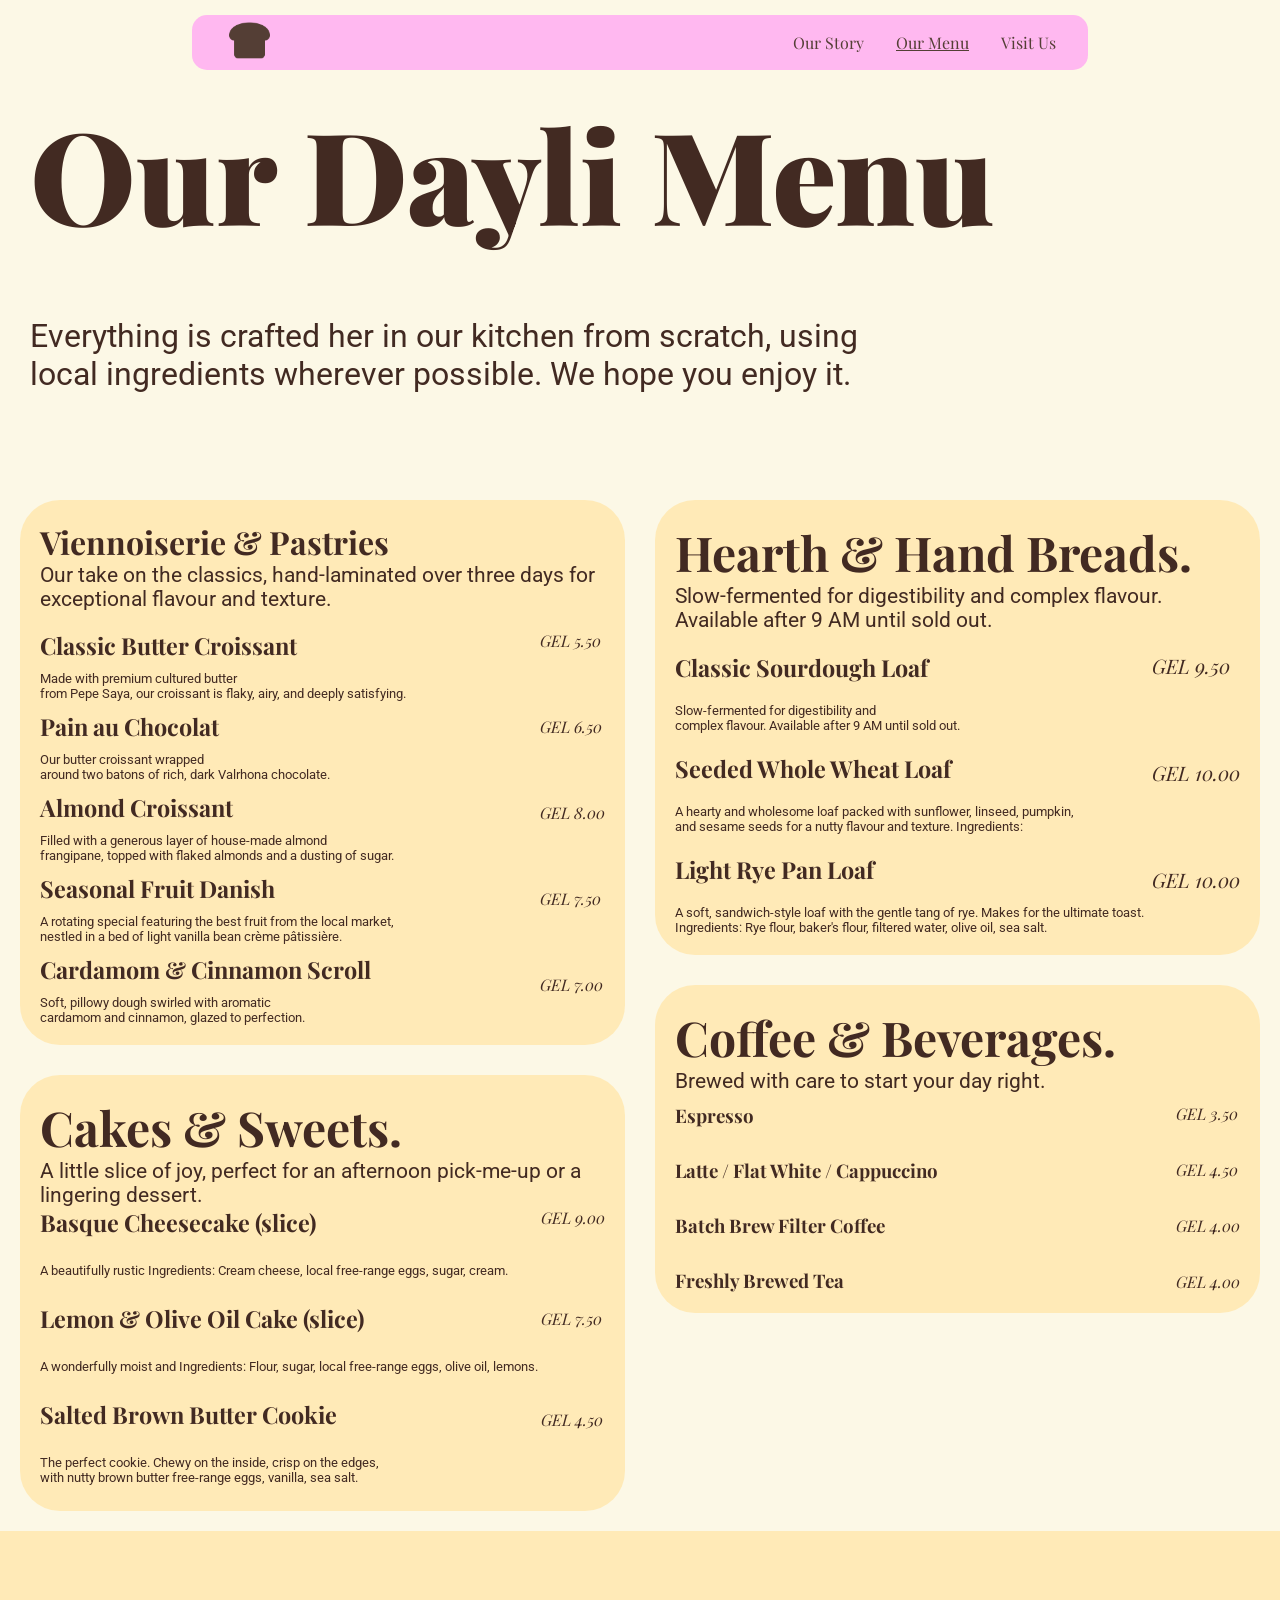
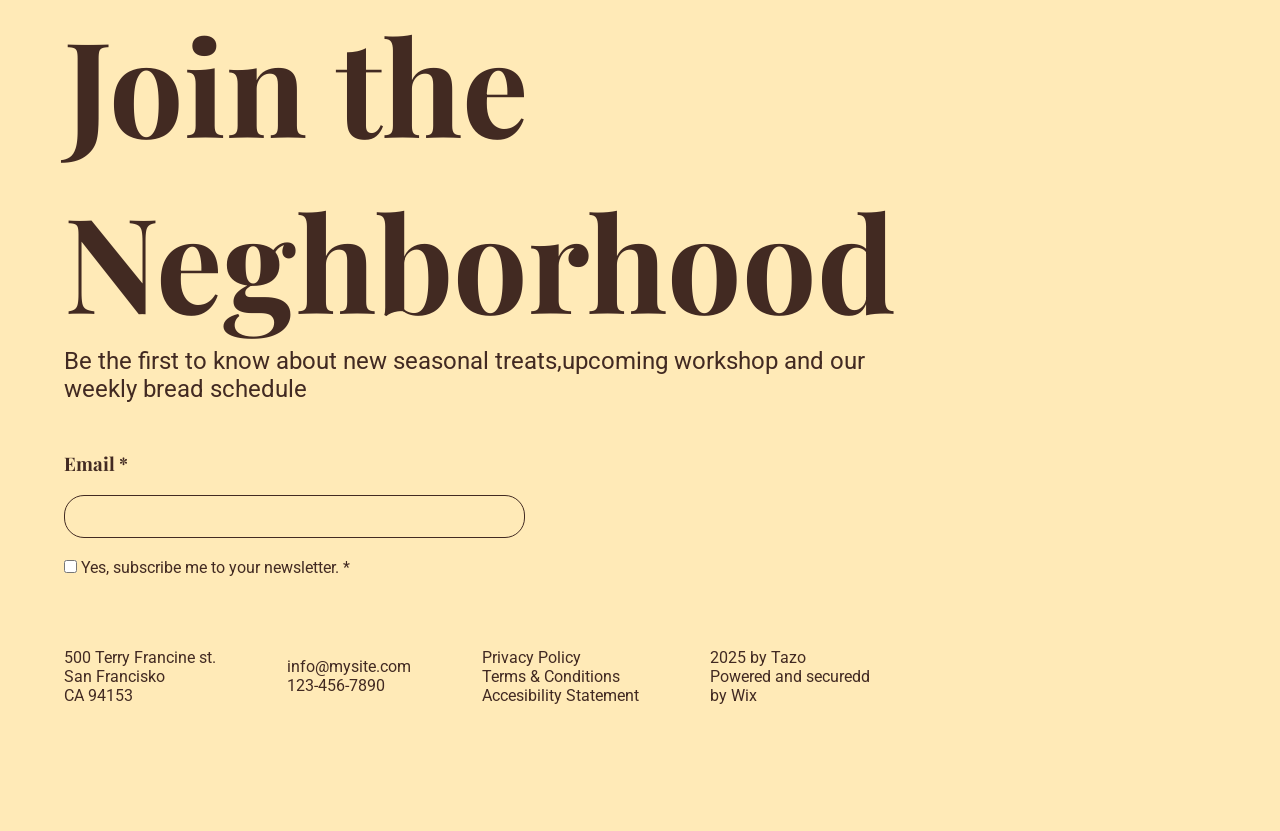
<file: wixcite/ourmenu.html>
<!DOCTYPE html>
	<html lang="en">
  <head>
    <meta charset="UTF-8" />
    <meta name="viewport" content="width=device-width, initial-scale=1.0" />
    <title>Gigue</title>
    <link rel="preconnect" href="https://fonts.googleapis.com">
    <link rel="preconnect" href="https://fonts.gstatic.com" crossorigin>
    <link href="https://fonts.googleapis.com/css2?family=Playfair+Display:ital,wght@0,400..900;1,400..900&family=Roboto:wght@300;400;700&display=swap" rel="stylesheet">
    <link rel="stylesheet" href="./style.css" />
  </head>
<body>
	<header>
		<a href="./index.html"><img src="bread.png" alt="bread" style="width: 3.2rem;" class="header_img"></a>
		<nav>
			<ol>
				<li><a href="./index.html">Our Story</a></li>
				<li><a href="./ourmenu.html" style="text-decoration: underline;">Our Menu</a></li>
				<li><a href="./visitus.html">Visit Us</a></li>
			</ol>
			<img src="burger.png" alt="burg" style="width: 35px;" class="modal">
		</nav>
	</header>
	<div class="main__head">
		<h1>Our Dayli Menu</h1> <br>
		<p>Everything is crafted her in our kitchen from scratch, using <br>
		local ingredients wherever possible. We hope  you enjoy it.</p>
	</div>
	<div class="section">
		<div class="left_sec">
			<div class="left__top"><h2>Viennoiserie & Pastries</h2>
			<p>Our take on the classics, hand-laminated over three days for exceptional flavour and texture.</p><br>
				<div class="text_menu">
					<div class="text_left">
						<h3>Classic Butter Croissant</h3>
						<p>Made with premium cultured butter <br> from Pepe Saya, our croissant is flaky, airy, and deeply satisfying.</p>
						<h3>Pain au Chocolat</h3>
						<p>Our butter croissant wrapped <br> around two batons of rich, dark Valrhona chocolate.</p>
						<h3>Almond Croissant</h3>
						<p>Filled with a generous layer of house-made almond <br> frangipane, topped with flaked almonds and a dusting of sugar.</p>
						<h3>Seasonal Fruit Danish</h3>
						<p>A rotating special featuring the best fruit from the local market, <br> nestled in a bed of light vanilla bean crème pâtissière.</p>
						<h3>Cardamom & Cinnamon Scroll</h3>
						<p>Soft, pillowy dough swirled with aromatic  <br>cardamom and cinnamon, glazed to perfection.</p>
					</div>
					<div class="text_right">
							<i>GEL 5.50</i>
							<i>GEL 6.50</i>
							<i>GEL 8.00</i>
							<i>GEL 7.50</i>
							<i>GEL 7.00</i>
					</div>	
				</div>
			</div>
			<div class="left_botton">
				<h2>Cakes & Sweets.</h2>
				<p>A little slice of joy, perfect for an afternoon pick-me-up or a lingering dessert.</p>
				<div class="text_menu_down">
					<div class="text_menu_vibor">
						<h3>Basque Cheesecake (slice)</h3>
						<p>A beautifully rustic Ingredients: Cream cheese, local free-range eggs, sugar, cream.</p>
						<h3>Lemon & Olive Oil Cake (slice)</h3>
						<p>A wonderfully moist and  Ingredients: Flour, sugar, local free-range eggs, olive oil, lemons.</p>
						<h3>Salted Brown Butter Cookie</h3>
						<p>The perfect cookie. Chewy on the inside, crisp on the edges, <br> with nutty brown butter  free-range eggs, vanilla, sea salt.</p>
					</div>
					<div class="text_menu_vibor2">
						<i>GEL 9.00</i>
						<i>GEL 7.50</i>
						<i>GEL 4.50</i>
					</div>
				</div>
			</div>
		</div>
		<div class="right_sec">
			<div class="right__top">
				<h2>Hearth & Hand Breads.</h2>
				<p>Slow-fermented for digestibility and complex flavour. Available after 9 AM until sold out.</p>
				<div class="text_menu_right">
					<div class="rigth_left_menu">
						<h3>Classic Sourdough Loaf</h3>
						<p>Slow-fermented for digestibility and <br> complex flavour. Available after 9 AM until sold out.</p>
						<h3>Seeded Whole Wheat Loaf</h3>
						<p>A hearty and wholesome loaf packed with sunflower, linseed, pumpkin, <br> and sesame seeds for a nutty flavour and texture. Ingredients:</p>
						<h3>Light Rye Pan Loaf</h3>
						<p>A soft, sandwich-style loaf with the gentle tang of rye. Makes for the ultimate toast. <br> Ingredients: Rye flour, baker's flour, filtered water, olive oil, sea salt.</p>
					</div>
					<div class="right_right_price">
						<i>GEL 9.50</i>
						<i>GEL 10.00</i>
						<i>GEL 10.00</i>
					</div>
				</div>
			</div>
			<div class="right__botton">
				<h2>Coffee & Beverages.</h2>
				<p>Brewed with care to start your day right.</p>
				<div class="text_menu_two">
					<div class="left_menu_two">
						<h3>Espresso</h3>
						<h3>Latte / Flat White / Cappuccino</h3>
						<h3>Batch Brew Filter Coffee</h3>
						<h3>Freshly Brewed Tea</h3>
					</div>
					<div class="price_menu">
						<i>GEL 3.50</i>
						<i>GEL 4.50</i>
						<i>GEL 4.00</i>
						<i>GEL 4.00</i>
					</div>
				</div>
			</div>
		</div>
	</div>
	<footer>
      <div class="article">
        <h2>Join the <br />Neghborhood</h2>
        <p style="font-size: 1.5rem">
          Be the first to know about new seasonal treats,upcoming workshop and
          our weekly bread schedule
        </p>
      </div>
      <div class="form">
        <form action="">
          <h3>Email *</h3>
          <br />
          <input type="email" class="form__input" />
          <div class="chechbox">
            <input type="checkbox" id="check" />
            <label for="check">Yes, subscribe me to your newsletter. *</label>
          </div>
        </form>
      </div>
      <div class="info">
        <div class="side__side">
          <p>500 Terry Francine st. <br />San Francisko <br />CA 94153</p>
        </div>
        <div class="side__side">
          <p>info@mysite.com <br />123-456-7890</p>
        </div>
        <div class="side__side">
          <p>
            Privacy Policy <br />Terms & Conditions <br />Accesibility Statement
          </p>
        </div>
        <div class="side__side">
          <p>2025 by Tazo <br />Powered and securedd <br />by Wix</p>
        </div>
      </div>
    </footer>
</body>
</html>
</file>
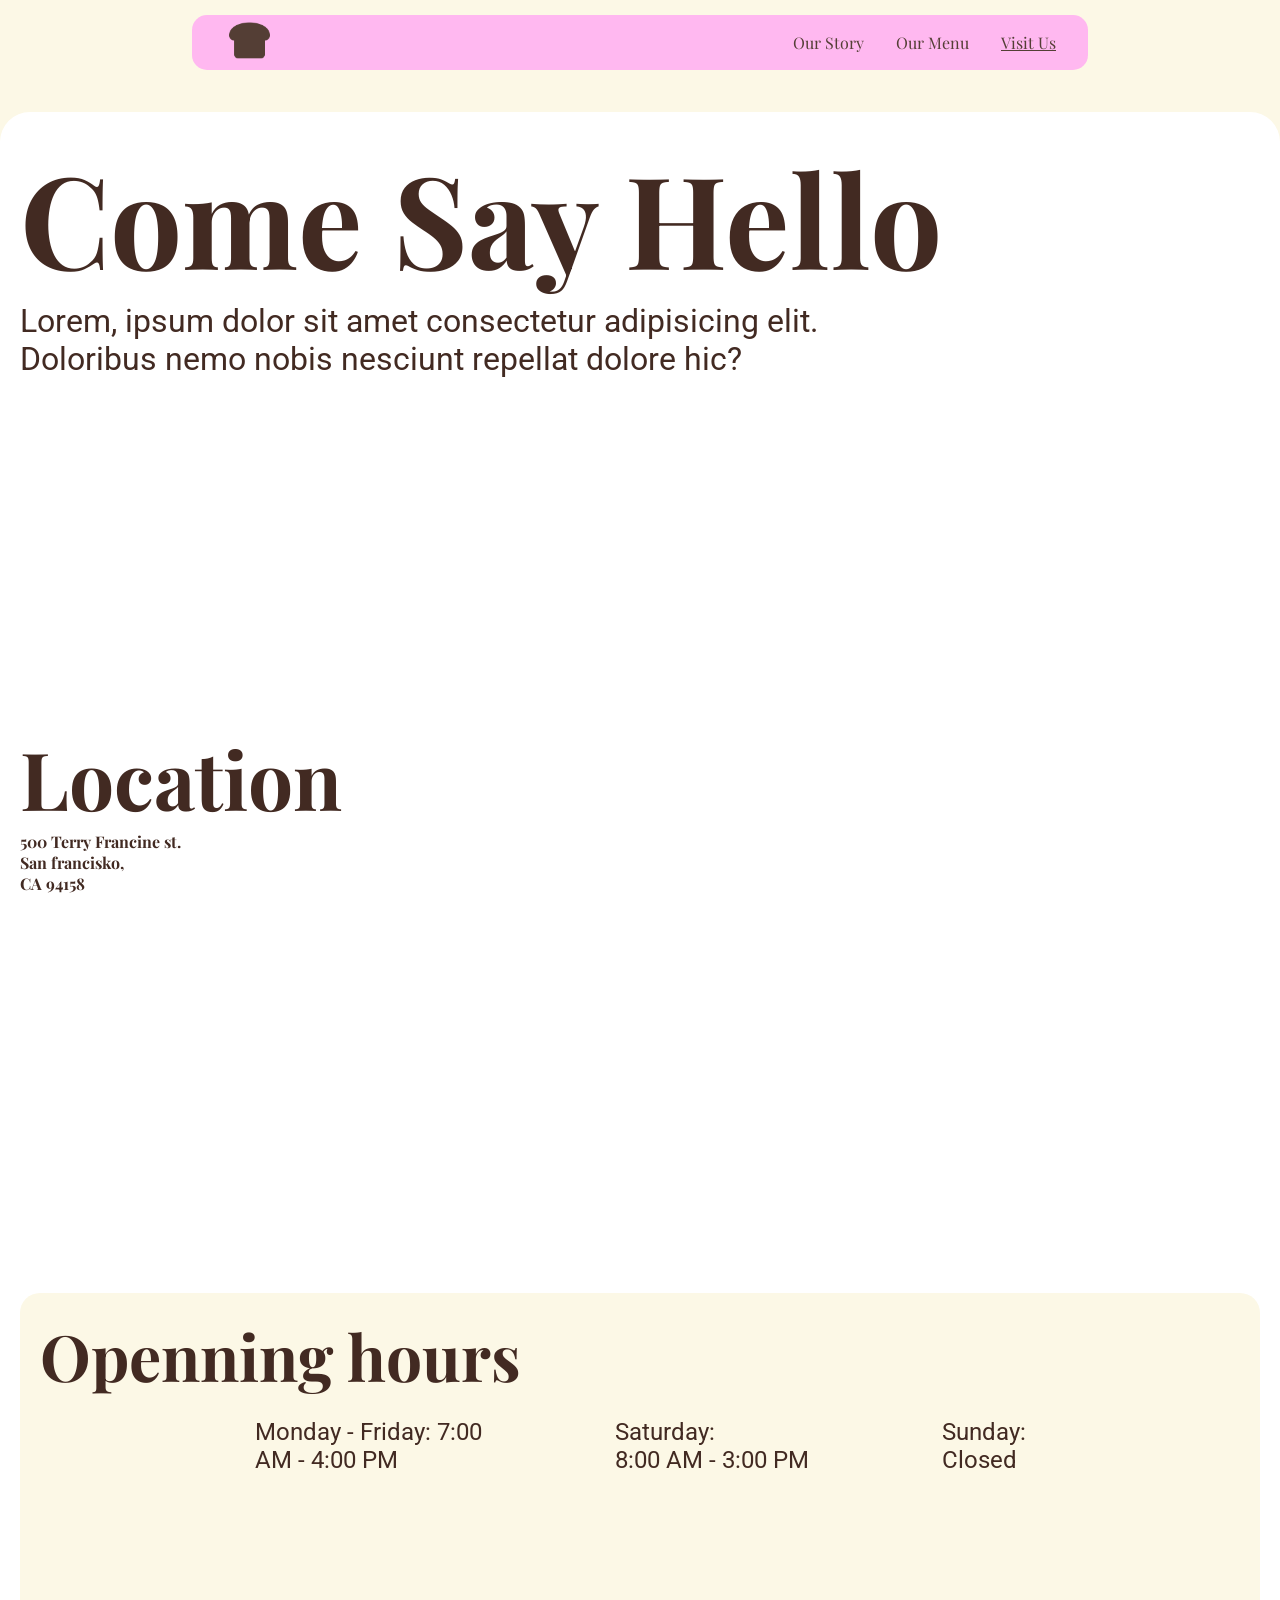
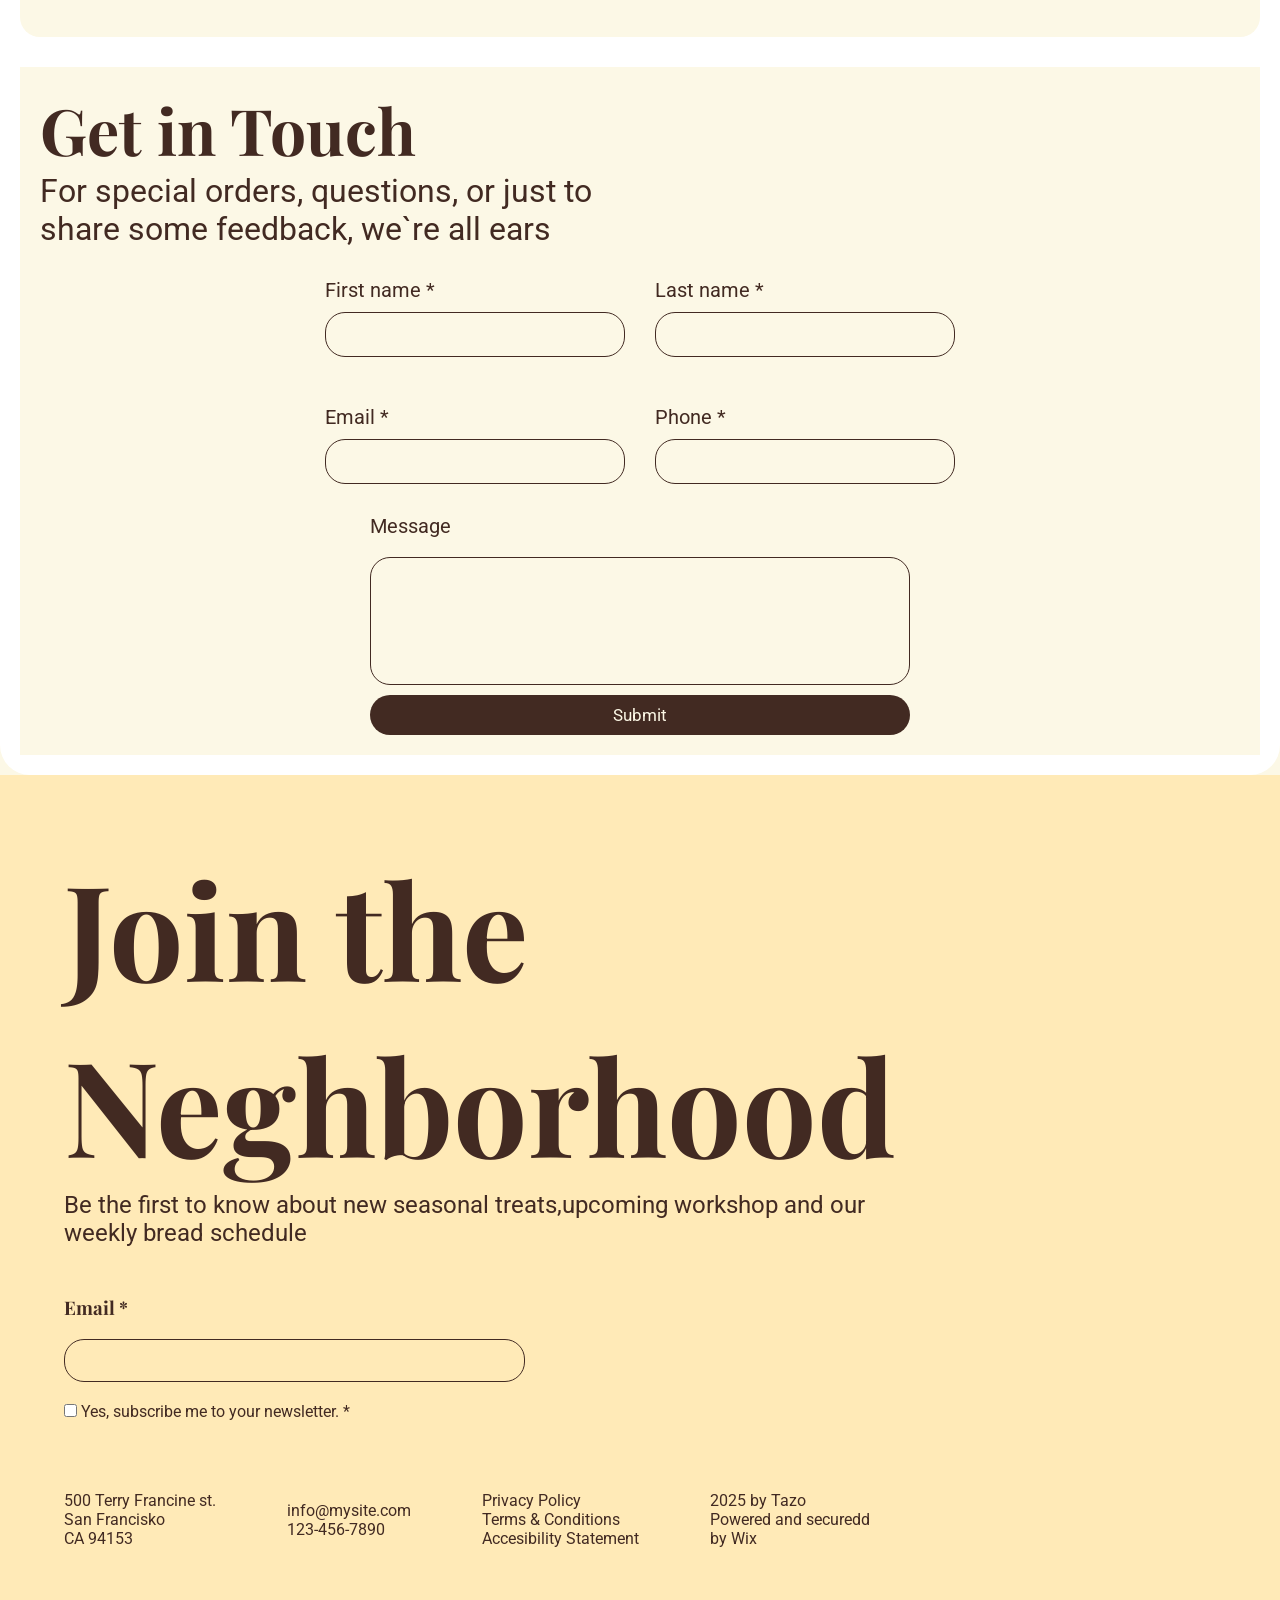
<file: wixcite/visitus.html>
<!doctype html>
  <html lang="en">
  <head>
    <meta charset="UTF-8" />
    <meta name="viewport" content="width=device-width, initial-scale=1.0" />
    <title>Gigue</title>
    <link rel="preconnect" href="https://fonts.googleapis.com">
    <link rel="preconnect" href="https://fonts.gstatic.com" crossorigin>
    <link href="https://fonts.googleapis.com/css2?family=Playfair+Display:ital,wght@0,400..900;1,400..900&family=Roboto:wght@300;400;700&display=swap" rel="stylesheet">
    <link rel="stylesheet" href="./style.css" />
  </head>
  <body>
    <header>
      <a href="./index.html"
        ><img
          src="bread.png"
          alt="bread"
          style="width: 3.2rem"
          class="header_img"
      /></a>
      <nav>
        <ol>
          <li><a href="./index.html">Our Story</a></li>
          <li><a href="./ourmenu.html">Our Menu</a></li>
          <li>
            <a href="./visitus.html" style="text-decoration: underline"
              >Visit Us</a
            >
          </li>
        </ol>
        <img src="burger.png" alt="burg" style="width: 35px" class="modal" />
      </nav>
    </header>
    <div class="visitus__container">
      <div class="visitus__main">
        <h1>Come Say Hello</h1>
        <p>
          Lorem, ipsum dolor sit amet consectetur adipisicing elit. <br />
          Doloribus nemo nobis nesciunt repellat dolore hic?
        </p>
      </div>
      <div class="visitus__section">
        <div class="info_map">
          <h2>Location</h2>
          <strong
            >500 Terry Francine st. <br />
            San francisko, <br />CA 94158</strong
          >
        </div>
        <iframe
          src="https://www.google.com/maps/embed?pb=!1m18!1m12!1m3!1d2975.06134480836!2d44.791570231318474!3d41.78389157076915!2m3!1f0!2f0!3f0!3m2!1i1024!2i768!4f13.1!3m3!1m2!1s0x40446d94620cdd85%3A0x6b9c00b1ca0f96e9!2z4YOQ4YOV4YOQ4YOc4YOS4YOQ4YOg4YOT4YOY!5e0!3m2!1ska!2sge!4v1773486236751!5m2!1ska!2sge"
          width="65%"
          height="500"
          style="border: 0"
          allowfullscreen=""
          loading="lazy"
          referrerpolicy="no-referrer-when-downgrade"
        ></iframe>
      </div>
      <div class="visitus__article">
        <h2>Openning hours</h2>
        <div class="hourse">
          <div class="day">
            <p>Monday - Friday: 7:00 <br />AM - 4:00 PM</p>
          </div>
          <div class="day">
            <p>
              Saturday: <br />
              8:00 AM - 3:00 PM
            </p>
          </div>
          <div class="day">
            <p>Sunday: <br />Closed</p>
          </div>
        </div>
      </div>
      <div class="visitus__form">
        <h2>Get in Touch</h2>
        <p>
          For special orders, questions, or just to <br />
          share some feedback, we`re all ears
        </p>
        <div class="visitus__form_reg">
          <form action="">
            <div class="input_top">
              <div class="left">
                <p>First name *</p>
                <input type="text" />
              </div>
              <div class="right">
                <p>Last name *</p>
                <input type="text" />
                <br />
                <br />
              </div>
            </div>
            <div class="input_top">
              <div class="left">
                <p>Email *</p>
                <input type="email" />
              </div>
              <div class="right">
                <p>Phone *</p>
                <input type="text" />
              </div>
            </div>
            <div class="input_message">
              <p>Message</p>
              <br />
              <input type="text" class="message" />
              <button class="btn_mes">Submit</button>
            </div>
          </form>
        </div>
      </div>
    </div>
    <footer>
      <div class="article">
        <h2>Join the <br />Neghborhood</h2>
        <p style="font-size: 1.5rem">
          Be the first to know about new seasonal treats,upcoming workshop and
          our weekly bread schedule
        </p>
      </div>
      <div class="form">
        <form action="">
          <h3>Email *</h3>
          <br />
          <input type="email" class="form__input" />
          <div class="chechbox">
            <input type="checkbox" id="check" />
            <label for="check">Yes, subscribe me to your newsletter. *</label>
          </div>
        </form>
      </div>
      <div class="info">
        <div class="side__side">
          <p>500 Terry Francine st. <br />San Francisko <br />CA 94153</p>
        </div>
        <div class="side__side">
          <p>info@mysite.com <br />123-456-7890</p>
        </div>
        <div class="side__side">
          <p>
            Privacy Policy <br />Terms & Conditions <br />Accesibility Statement
          </p>
        </div>
        <div class="side__side">
          <p>2025 by Tazo <br />Powered and securedd <br />by Wix</p>
        </div>
      </div>
    </footer>
  </body>
</html>
</file>
<file: wixcite/style.css>
@import url("https://fonts.googleapis.com/css2?family=Playfair+Display:ital,wght@0,400..900;1,400..900&family=Roboto:wght@300;400;700&display=swap");
* {
  box-sizing: border-box;
  padding: 0;
  margin: 0;
  font-family: "Roboto", sans-serif;
}

/*COLOR*/
h1, h2, h3, h4, .daily, i .price {
  font-family: "Playfair Display", serif;
}

/*_________________________________________________*/
a {
  color: #422a22;
  text-decoration: none;
}
a:hover {
  text-decoration: underline;
}

/*flex_center*/
aside .container__right .comment3, aside .container__right .comment2, aside .container__right .comment1, section, header {
  display: flex;
  align-items: center;
  justify-content: space-between;
}

h1, h2, h3, h4, strong, i, a, .daily {
  font-family: "Playfair Display", serif;
}

/*__________________________________________________*/
/*IMG*/
main img {
  width: 100%;
  height: 100%;
  border-radius: 15px 15px 0 0;
}

/*___________________________________________________*/
/*BUTTON*/
/*___________________________________________________*/
body {
  min-height: 200vh;
  max-width: 1440px;
  width: 100%;
  margin: 0 auto;
  animation: body_an 0.3s ease-in-out forwards;
  transition: 0.3;
  background-color: #fcf8e6;
  font-family: "Roboto", sans-serif;
}

@keyframes body_an {
  from {
    opacity: 0;
  }
  to {
    opacity: 1;
  }
}
/*header*/
header {
  background-color: #ffb1f1;
  opacity: 0.9;
  width: 70%;
  border-radius: 15px;
  margin: 0 auto;
  position: fixed;
  z-index: 5;
  top: 15px;
  left: 0;
  right: 0;
  padding: 0 2rem;
}
header .modal {
  display: none;
}
header .header_img {
  animation: head_img 2.5s linear infinite;
}
header ol {
  display: flex;
  list-style: none;
  gap: 2rem;
}
@media screen and (max-width: 530px) {
  header .modal {
    display: block;
    cursor: pointer;
  }
  header ol {
    display: none;
  }
}

@keyframes head_img {
  from {
    transform: rotate(0);
  }
  to {
    transform: rotate(360deg);
  }
}
/*___________________________________________*/
section {
  width: 100%;
  margin: 0 auto;
  margin-top: 3rem;
}
section h1 {
  font-size: 16rem;
  color: #422a22;
}
section h3 {
  font-size: 3rem;
  color: #422a22;
}
@media screen and (max-width: 950px) {
  section {
    display: flex;
    flex-direction: column;
  }
  section h1 {
    font-size: 10rem;
  }
  section h3 {
    font-size: 2.5rem;
  }
}
@media screen and (max-width: 525px) {
  section h1 {
    font-size: 7rem;
    margin-top: 20px;
  }
  section h3 {
    font-size: 2rem;
    margin-top: 20px;
  }
}

/*____________________________________________*/
main {
  display: grid;
  width: 100%;
  height: auto;
  grid-template-columns: 0.6fr 0.7fr 1fr 0.8fr;
  margin-top: 3rem;
  flex-flow: wrap;
}
main .cont {
  max-height: 24rem;
  background: #422a22;
  border-radius: 15px 15px 0 0;
}
main .cont1 {
  display: flex;
  flex-direction: column;
  align-items: flex-start;
  padding: 40px;
  gap: 13rem;
}
main .cont1 button {
  border-radius: 20px;
  background-color: #ffeab7;
  color: #422a22;
  font-size: 17px;
  padding: 10px 30px;
  border: none;
  cursor: pointer;
}
main .cont1 button:hover {
  transform: scale(107%);
}
@media screen and (max-width: 950px) {
  main {
    grid-template-columns: 1fr 1fr;
  }
}
@media screen and (max-width: 470px) {
  main {
    grid-template-columns: 1fr;
    padding: 0 25px;
    border-radius: 0px;
  }
  main img {
    border-radius: 0px;
  }
  main .cont1 {
    border-radius: 0px;
  }
}

/* _______________article_____________*/
article {
  display: grid;
  grid-template-columns: 0.7fr 0.9fr;
}
@media screen and (max-width: 1270px) {
  article {
    grid-template-columns: 1fr;
  }
}
article img {
  height: 50rem;
  width: 100%;
}
article .article1 {
  background-color: #ffeab7;
  display: flex;
  align-items: center;
  padding: 30px;
  color: #422a22;
  font-size: 3rem;
}
article .article2 {
  position: relative;
  display: flex;
  justify-content: center;
  align-items: center;
  height: auto;
}
article .article2 .absolute {
  display: flex;
  align-items: center;
  color: #422a22;
  padding: 40px 0;
  gap: 30px;
  flex-direction: column;
  position: absolute;
  width: 50%;
  background-color: #fcf8e6;
  height: 75%;
  border-radius: 15px;
  animation: rotate_article 2s alternate infinite;
}
@media screen and (max-width: 1270px) {
  article .article2 .absolute {
    animation: none;
    width: 70%;
    margin: auto;
  }
}
@media screen and (max-width: 600px) {
  article .article2 .absolute i {
    font-size: 1rem;
  }
}
@media screen and (max-width: 600px) and (max-width: 500px) {
  article .article2 .absolute {
    gap: 15px;
  }
  article .article2 .absolute i {
    font-size: 0.7rem;
  }
  article .article2 .absolute p {
    display: none;
  }
  article .article2 .absolute {
    height: auto;
  }
}
article .article2 .absolute:hover {
  animation: none;
}
article .article2 .absolute button {
  border-radius: 20px;
  background-color: #422a22;
  color: #fcf8e6;
  font-size: 17px;
  padding: 10px 30px;
  border: none;
  cursor: pointer;
}
article .article2 .absolute button:hover {
  transform: scale(107%);
}
article .article2 .absolute .menu {
  width: 100%;
  display: flex;
  justify-content: space-between;
  gap: 6rem;
  padding: 0 40px;
}
article .article2 .absolute h3 {
  font-size: 2.5rem;
}

@keyframes rotate_article {
  from {
    transform: perspective(2000px) rotateY(50deg);
  }
  to {
    transform: perspective(2000px) rotateY(-50deg);
  }
}
/*___________________________________________________-*/
/*.container*/
aside .container__right .comment3, aside .container__right .comment2, aside .container__right .comment1 {
  border-radius: 40px 0px 0px 40px;
  font-size: 2rem;
  color: #422a22;
  padding: 20px;
}
aside .container__right .comment3 p, aside .container__right .comment2 p, aside .container__right .comment1 p {
  font-size: 15px;
  padding-top: 10px;
}

aside {
  display: grid;
  grid-template-columns: 0.7fr 1fr;
  width: 100%;
  height: 100%;
  background: #ffb1f1;
}
@media screen and (max-width: 780px) {
  aside {
    grid-template-columns: 1fr;
    animation: none;
    font-size: 1.4rem;
  }
}
@media screen and (max-width: 470px) {
  aside {
    grid-template-columns: 1fr;
    animation: none;
    font-size: 1rem;
  }
}
aside .container {
  color: #422a22;
  font-size: 3.5rem;
  padding: 50px 20px;
}
@media screen and (max-width: 780px) {
  aside .container {
    font-size: 2.5rem;
    padding: 50px 8px;
  }
}
aside .container__right {
  display: grid;
  grid-template-rows: repeat(3, 1fr);
}
aside .container__right .comment1 {
  background-color: #fcf8e6;
  animation: animation_translateX 1.7s alternate infinite;
}
@media screen and (max-width: 780px) {
  aside .container__right .comment1 {
    grid-template-columns: 1fr;
    animation: none;
    font-size: 1.4rem;
  }
}
@media screen and (max-width: 470px) {
  aside .container__right .comment1 {
    grid-template-columns: 1fr;
    animation: none;
    font-size: 1rem;
  }
}
aside .container__right .comment2 {
  background-color: #ffeab7;
  animation: animation_translateX 2s alternate infinite;
}
@media screen and (max-width: 780px) {
  aside .container__right .comment2 {
    grid-template-columns: 1fr;
    animation: none;
    font-size: 1.4rem;
  }
}
@media screen and (max-width: 470px) {
  aside .container__right .comment2 {
    grid-template-columns: 1fr;
    animation: none;
    font-size: 1rem;
  }
}
aside .container__right .comment3 {
  background-color: #422a22;
  color: #ffeab7;
  animation: animation_translateX 2.3s alternate infinite;
}
@media screen and (max-width: 780px) {
  aside .container__right .comment3 {
    grid-template-columns: 1fr;
    animation: none;
    font-size: 1.4rem;
  }
}
@media screen and (max-width: 470px) {
  aside .container__right .comment3 {
    grid-template-columns: 1fr;
    animation: none;
    font-size: 1rem;
  }
}

@keyframes animation_translateX {
  from {
    transform: translateX(-10%);
  }
  to {
    transform: translateX(0);
  }
}
/*_____________________________________________________*/
/*FOOTER*/
footer {
  width: 100%;
  height: 100vh;
  display: grid;
  grid-template-rows: 1fr 1fr 1fr;
  background: #ffeab7;
  color: #422a22;
  padding: 4rem;
}
footer .article {
  font-size: 5.5rem;
  width: 70%;
}
@media screen and (max-width: 990px) {
  footer .article {
    font-size: 4rem;
  }
}
@media screen and (max-width: 770px) {
  footer .article {
    font-size: 2rem;
  }
}
@media screen and (max-width: 470px) {
  footer .article {
    font-size: 1.5rem;
  }
}
footer .form {
  padding-top: 3rem;
  width: 50%;
}
footer form .form__input {
  border: 1px solid #422a22;
  width: 80%;
  min-width: 13rem;
  height: 2.7rem;
  background-color: #ffeab7;
  border-radius: 20px;
  padding-left: 20px;
  font-size: 1.5rem;
}
footer form .form__input:focus {
  outline: none;
}
footer form .chechbox {
  padding-top: 20px;
  font-size: 1rem;
}
footer .info {
  width: 70%;
  gap: 35px;
  margin: 0px auto 0px 0 auto;
  display: flex;
  flex-wrap: wrap;
  justify-content: space-between;
  align-items: center;
}
@media screen and (max-width: 770px) {
  footer .info {
    gap: 5px;
    padding-top: 10px;
    font-size: 15px;
  }
}

/*______________________________________________________*/
/*VISIT US*/
.visitus__container .visitus__form .visitus__form_reg form .right, .visitus__container .visitus__form .visitus__form_reg form .left {
  display: flex;
  flex-direction: column;
  align-items: start;
  gap: 10px;
}

.visitus__container {
  background-color: #ffffff;
  border-radius: 30px;
  padding: 20px;
  width: 100%;
  display: grid;
  margin-top: 7rem;
  grid-template-rows: 0.7fr 0.9fr 0.5fr 1fr;
  gap: 30px;
}
.visitus__container .visitus__main {
  color: #422a22;
}
.visitus__container h1 {
  font-size: 8rem;
}
@media screen and (max-width: 480px) {
  .visitus__container h1 {
    font-size: 2rem;
  }
}
.visitus__container p {
  font-size: 2rem;
}
@media screen and (max-width: 480px) {
  .visitus__container p {
    font-size: 0.8rem;
  }
}
.visitus__container .visitus__section {
  padding-top: 5rem;
  display: flex;
  justify-content: space-between;
  flex-wrap: wrap;
  color: #422a22;
}
.visitus__container .visitus__section h2 {
  font-size: 5rem;
}
@media screen and (max-width: 400px) {
  .visitus__container .visitus__section h2 {
    font-size: 3rem;
  }
}
.visitus__container .visitus__article {
  background: #fcf8e6;
  padding: 20px;
  width: 100%;
  border-radius: 20px;
}
@media screen and (max-width: 450px) {
  .visitus__container .visitus__article {
    padding: 5px;
  }
}
.visitus__container .visitus__article h2 {
  font-size: 4rem;
  color: #422a22;
}
@media screen and (max-width: 450px) {
  .visitus__container .visitus__article h2 {
    font-size: 2rem;
  }
}
.visitus__container .visitus__article .hourse {
  width: 70%;
  color: #422a22;
  display: flex;
  gap: 4rem;
  flex-wrap: wrap;
  justify-content: space-around;
  margin: 20px auto;
}
.visitus__container .visitus__article .hourse p {
  font-size: 1.5rem;
}
@media screen and (max-width: 450px) {
  .visitus__container .visitus__article .hourse {
    font-size: 1rem;
    justify-content: start;
  }
}
.visitus__container .visitus__form {
  background: #fcf8e6;
  padding: 20px;
  color: #422a22;
}
.visitus__container .visitus__form .visitus__form_reg {
  padding-top: 30px;
  display: flex;
  justify-content: center;
  flex-wrap: wrap;
}
.visitus__container .visitus__form .visitus__form_reg input {
  border: 1px solid #422a22;
  background-color: #fcf8e6;
  height: 45px;
  border-radius: 20px;
  padding-left: 10px;
  width: 100%;
}
.visitus__container .visitus__form .visitus__form_reg input:focus {
  outline: none;
}
.visitus__container .visitus__form .visitus__form_reg form {
  width: 100%;
  display: flex;
  justify-content: center;
  align-items: center;
  flex-direction: column;
}
.visitus__container .visitus__form .visitus__form_reg form p {
  font-size: 20px;
}
.visitus__container .visitus__form .visitus__form_reg form .input_top {
  display: flex;
  gap: 30px;
  width: 100%;
  justify-content: center;
  flex-wrap: wrap;
}
.visitus__container .visitus__form .visitus__form_reg form .left {
  width: 25%;
}
@media screen and (max-width: 400px) {
  .visitus__container .visitus__form .visitus__form_reg form .left {
    width: 90%;
  }
}
.visitus__container .visitus__form .visitus__form_reg form .right {
  width: 25%;
}
@media screen and (max-width: 400px) {
  .visitus__container .visitus__form .visitus__form_reg form .right {
    width: 90%;
  }
}
.visitus__container .visitus__form .visitus__form_reg form .input_message {
  width: 45%;
  padding-top: 30px;
}
@media screen and (max-width: 400px) {
  .visitus__container .visitus__form .visitus__form_reg form .input_message {
    width: 90%;
  }
}
.visitus__container .visitus__form .visitus__form_reg form .input_message .btn_mes {
  margin-top: 10px;
  border-radius: 20px;
  background-color: #422a22;
  color: #fcf8e6;
  font-size: 17px;
  padding: 10px 30px;
  border: none;
  cursor: pointer;
}
.visitus__container .visitus__form .visitus__form_reg form .input_message .btn_mes:hover {
  transform: scale(107%);
}
.visitus__container .visitus__form .visitus__form_reg form .input_message .btn_mes {
  width: 100%;
}
.visitus__container .visitus__form .visitus__form_reg form .message {
  width: 100%;
  height: 8rem;
}
.visitus__container h2 {
  font-size: 4rem;
}
@media screen and (max-width: 400px) {
  .visitus__container h2 {
    font-size: 2rem;
  }
}

/*______________________________________________________*/
/* OUR MENU*/
.main__head {
  width: 100%;
  color: #422a22;
  height: 30rem;
  display: flex;
  justify-content: center;
  gap: 20px;
  padding: 30px;
  align-items: start;
  flex-direction: column;
}
.main__head h1 {
  font-size: 8rem;
  font-weight: 1000;
}
@media screen and (max-width: 1140px) {
  .main__head h1 {
    font-size: 5rem;
  }
}
@media screen and (max-width: 500px) {
  .main__head h1 {
    font-size: 3rem;
  }
}
.main__head p {
  font-size: 2rem;
}
@media screen and (max-width: 1140px) {
  .main__head p {
    font-size: 1.5rem;
  }
}
@media screen and (max-width: 500px) {
  .main__head p {
    font-size: 1rem;
  }
}

.section {
  display: grid;
  width: 100%;
  height: auto;
  grid-template-columns: 1fr 1fr;
}
@media screen and (max-width: 870px) {
  .section {
    grid-template-columns: 1fr;
  }
}
.section {
  gap: 30px;
  padding: 20px;
}
.section .left_sec {
  display: grid;
  grid-template-rows: 1fr 0.8fr;
  gap: 30px;
}
.section {
  gap: 30px;
}
.section .left__top {
  padding: 20px;
  background: #ffeab7;
  color: #422a22;
  border-radius: 40px;
}
.section .left__top h2 {
  font-size: 2rem;
}
.section .left__top p {
  font-size: 1.3rem;
}
.section .left__top .text_menu {
  display: flex;
  justify-content: space-between;
}
.section .left__top .text_menu .text_left {
  font-size: 20px;
  display: flex;
  flex-direction: column;
  gap: 10px;
  justify-content: center;
}
.section .left__top .text_menu .text_left p {
  font-size: 13px;
}
.section .left__top .text_menu .text_right {
  display: flex;
  flex-direction: column;
  gap: 65px;
}
.section .left_botton {
  padding: 20px;
  background: #ffeab7;
  color: #422a22;
  border-radius: 40px;
}
.section .left_botton .text_menu_down {
  display: flex;
  justify-content: space-between;
}
.section .left_botton .text_menu_down .text_menu_vibor {
  font-size: 20px;
  display: flex;
  flex-direction: column;
  gap: 25px;
}
.section .left_botton .text_menu_down .text_menu_vibor p {
  font-size: 13px;
}
.section .left_botton .text_menu_vibor2 {
  display: flex;
  flex-direction: column;
  gap: 80px;
}
.section .left_botton h2 {
  font-size: 3rem;
}
.section .left_botton p {
  font-size: 1.3rem;
}

.right_sec {
  display: grid;
  grid-template-rows: 0.5fr 0.3fr;
  gap: 30px;
}
.right_sec .right__top {
  padding: 20px;
  background: #ffeab7;
  color: #422a22;
  border-radius: 40px;
}
.right_sec .right__top h2 {
  font-size: 3rem;
}
.right_sec .right__top p {
  font-size: 1.3rem;
}
.right_sec .right__top .text_menu_right {
  display: flex;
  justify-content: space-between;
  padding-top: 20px;
}
.right_sec .right__top .text_menu_right .rigth_left_menu {
  display: flex;
  flex-direction: column;
  gap: 20px;
}
.right_sec .right__top .text_menu_right .right_right_price {
  display: flex;
  flex-direction: column;
  gap: 5rem;
}
.right_sec .right__top .text_menu_right {
  font-size: 20px;
}
.right_sec .right__top .text_menu_right p {
  font-size: 13px;
}
.right_sec .right__botton {
  padding: 20px;
  background: #ffeab7;
  color: #422a22;
  border-radius: 40px;
}
.right_sec .right__botton h2 {
  font-size: 3rem;
}
.right_sec .right__botton p {
  font-size: 1.3rem;
}
.right_sec .right__botton .text_menu_two {
  display: flex;
  justify-content: space-between;
}
.right_sec .right__botton .text_menu_two .price_menu {
  display: flex;
  flex-direction: column;
  gap: 35px;
  padding-top: 10px;
}
.right_sec .right__botton .text_menu_two .left_menu_two {
  padding-top: 10px;
  display: flex;
  flex-direction: column;
  gap: 30px;
}

/*_______________________________________________________*//*# sourceMappingURL=style.css.map */
</file>
